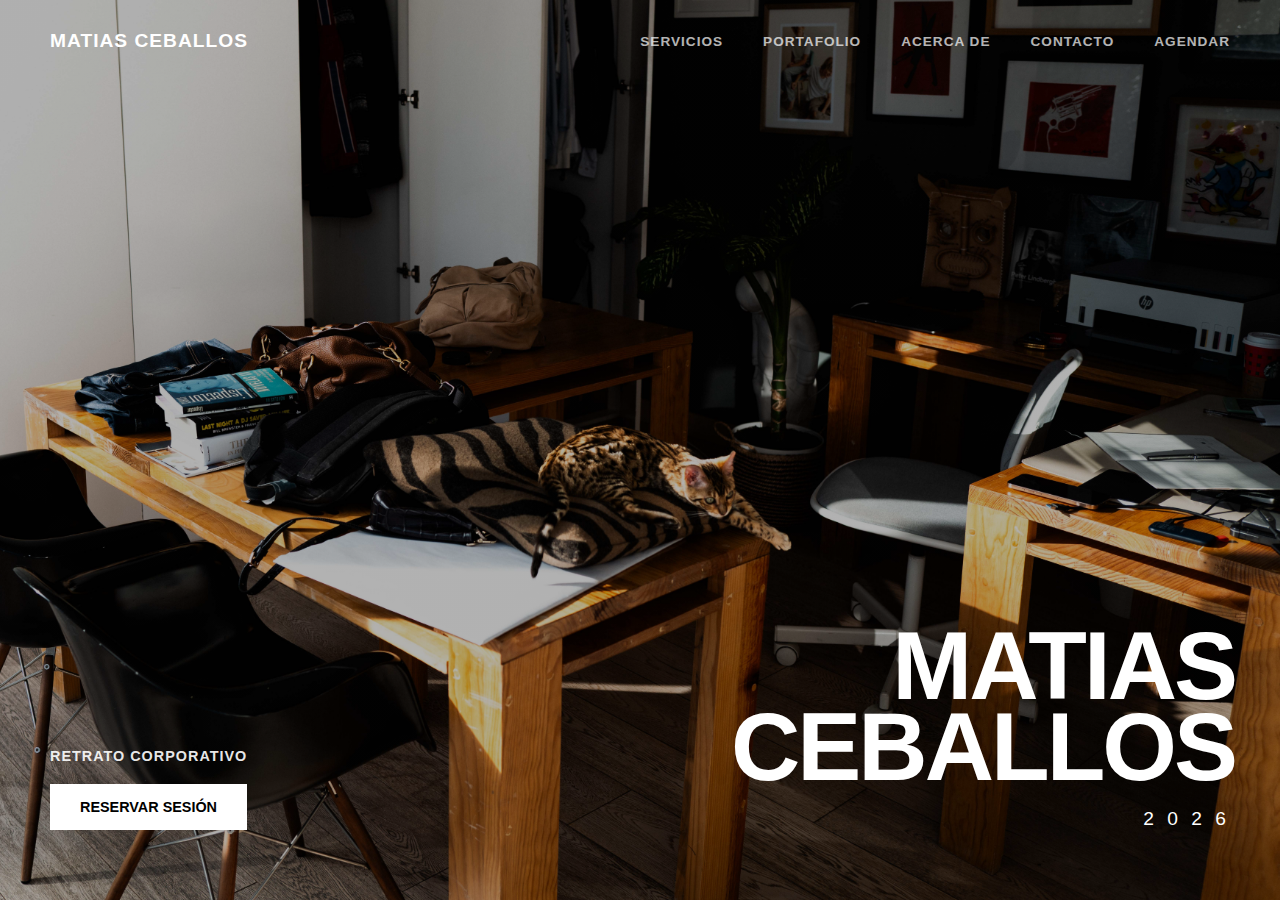
<file: index.html>
<!DOCTYPE html>
<html lang="es">
<head>
    <meta charset="UTF-8">
    <meta name="viewport" content="width=device-width, initial-scale=1.0">
    <title>Matias Ceballos | Fotógrafo & Director Creativo CDMX</title>
    
    <meta name="description" content="Portafolio de Matias Ceballos. Fotografía estratégica, editorial y dirección de arte en Ciudad de México.">
    <meta name="keywords" content="Matias Ceballos, Fotógrafo CDMX, matceb.art, Fotografía Editorial, Dirección de Arte, ITAM">
    <link rel="canonical" href="https://matceb.art/">
    
    <meta property="og:site_name" content="Matias Ceballos">
    <meta property="og:title" content="Matias Ceballos | Visual Solutions">
    <meta property="og:description" content="Estrategia visual y fotografía en CDMX. Entra para ver el portafolio.">
    <meta property="og:image" content="https://matceb.art/portada-pc.jpg"> 
    <meta property="og:url" content="https://matceb.art/">
    <meta property="og:type" content="website">
    
    <link rel="stylesheet" href="styles.css">
</head>
<body>

    <header class="site-header">
        <a href="index.html" class="logo">MATIAS CEBALLOS</a>
        <nav class="desktop-nav">
            <a href="servicios.html">SERVICIOS</a>
            <a href="portafolio.html">PORTAFOLIO</a>
            <a href="sobre-mi.html">ACERCA DE</a>
            <a href="contacto.html">CONTACTO</a>
            <a href="agendar.html">AGENDAR</a>
        </nav>
        <div class="hamburger-icon" onclick="toggleMenu()"><span></span><span></span><span></span></div>
    </header>

    <div class="mobile-menu" id="mobileMenu">
        <a href="servicios.html">SERVICIOS</a>
        <a href="portafolio.html">PORTAFOLIO</a>
        <a href="sobre-mi.html">ACERCA DE</a>
        <a href="contacto.html">CONTACTO</a>
        <a href="agendar.html">AGENDAR</a>
        <a href="#" onclick="toggleMenu()" style="font-size: 1rem; margin-top: 20px;">CERRAR</a>
    </div>

    <section class="hero-screen">
        <div class="hero-content">
            <div class="cta-box">
                <p>RETRATO CORPORATIVO</p>
                <a href="agendar.html" class="btn-outline">RESERVAR SESIÓN</a>
            </div>

            <div class="title-box">
                <h1>MATIAS</h1>
                <h1>CEBALLOS</h1>
                <h3>2 0 2 6</h3>
            </div>
        </div>
    </section>

    <script>
        function toggleMenu() { document.getElementById('mobileMenu').classList.toggle('active'); }
    </script>
</body>
</html>
</file>
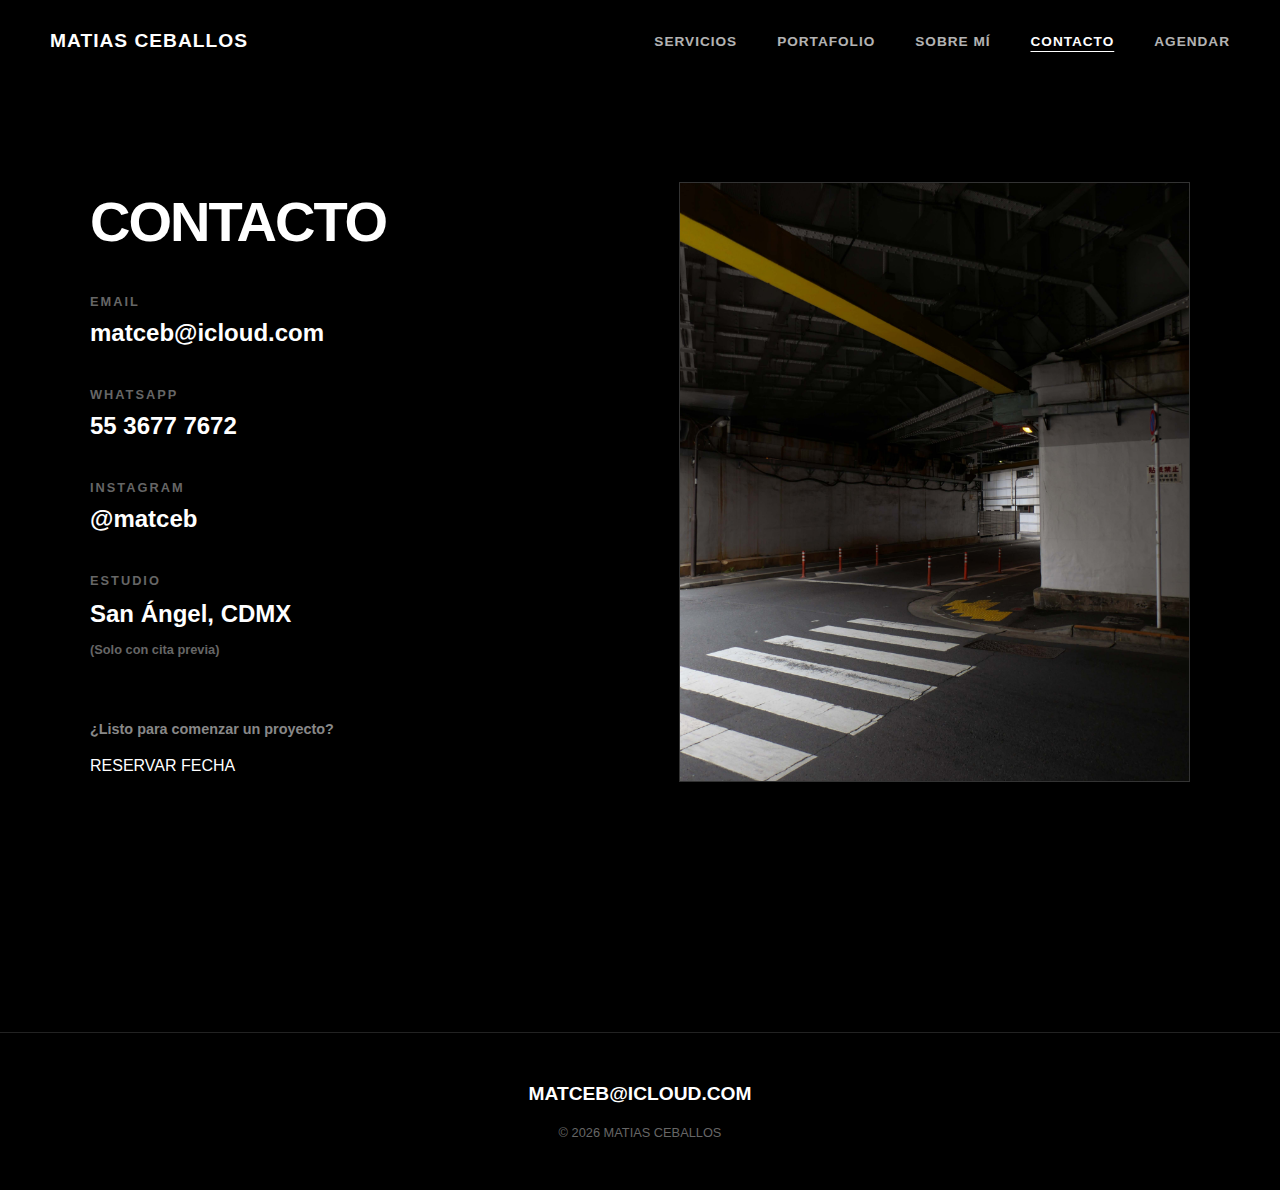
<file: contacto.html>
<!DOCTYPE html>
<html lang="es">
<head>
    <meta charset="UTF-8">
    <meta name="viewport" content="width=device-width, initial-scale=1.0">
    <title>Contacto | Matias Ceballos</title>
    <link rel="stylesheet" href="styles.css">
    <link rel="icon" type="image/png" href="favicon.png">
</head>
<body>
    <header class="site-header" style="position: relative;">
        <a href="index.html" class="logo">MATIAS CEBALLOS</a>
        <nav class="desktop-nav">
            <a href="servicios.html">SERVICIOS</a>
            <a href="portafolio.html">PORTAFOLIO</a>
            <a href="sobre-mi.html">SOBRE MÍ</a>
            <a href="contacto.html" class="active">CONTACTO</a>
            <a href="agendar.html">AGENDAR</a>
        </nav>
        <div class="hamburger-icon" onclick="toggleMenu()"><span></span><span></span><span></span></div>
    </header>

    <div class="mobile-menu" id="mobileMenu">
        <a href="index.html">INICIO</a>
        <a href="servicios.html">SERVICIOS</a>
        <a href="portafolio.html">PORTAFOLIO</a>
        <a href="sobre-mi.html">SOBRE MÍ</a>
        <a href="contacto.html">CONTACTO</a>
        <a href="agendar.html">AGENDAR</a>
        <a href="#" onclick="toggleMenu()">CERRAR</a>
    </div>

    <div class="page-container">
        
        <div class="contact-split">
            <div class="contact-info-col">
                <h1 class="page-title" style="text-align: left; margin-bottom: 40px;">CONTACTO</h1>
                
                <div class="contact-grid">
                    <div class="contact-block">
                        <h3>EMAIL</h3>
                        <a href="mailto:matceb@icloud.com" class="text-link">matceb@icloud.com</a>
                    </div>

                    <div class="contact-block">
                        <h3>WHATSAPP</h3>
                        <a href="https://wa.me/525536777672" target="_blank" class="text-link">55 3677 7672</a>
                    </div>
                    
                    <div class="contact-block">
                        <h3>INSTAGRAM</h3>
                        <a href="https://www.instagram.com/matceb/?hl=es" target="_blank" class="text-link">@matceb</a>
                    </div>

                    <div class="contact-block">
                        <h3>ESTUDIO</h3>
                        <p class="text-plain">San Ángel, CDMX<br><span style="font-size: 0.8rem; color: #666;">(Solo con cita previa)</span></p>
                    </div>
                </div>

                <div class="cta-box-left">
                    <p>¿Listo para comenzar un proyecto?</p>
                    <a href="agendar.html" class="btn-main">RESERVAR FECHA</a>
                </div>
            </div>

            <div class="contact-image-col">
                <img src="contacto.jpg" alt="Estudio Matias Ceballos">
            </div>
        </div>

    </div>

    <footer>
        <a href="mailto:matceb@icloud.com">MATCEB@ICLOUD.COM</a>
        <p>© 2026 MATIAS CEBALLOS</p>
    </footer>

    <script>function toggleMenu() { document.getElementById('mobileMenu').classList.toggle('active'); }</script>
</body>
</html>
</file>
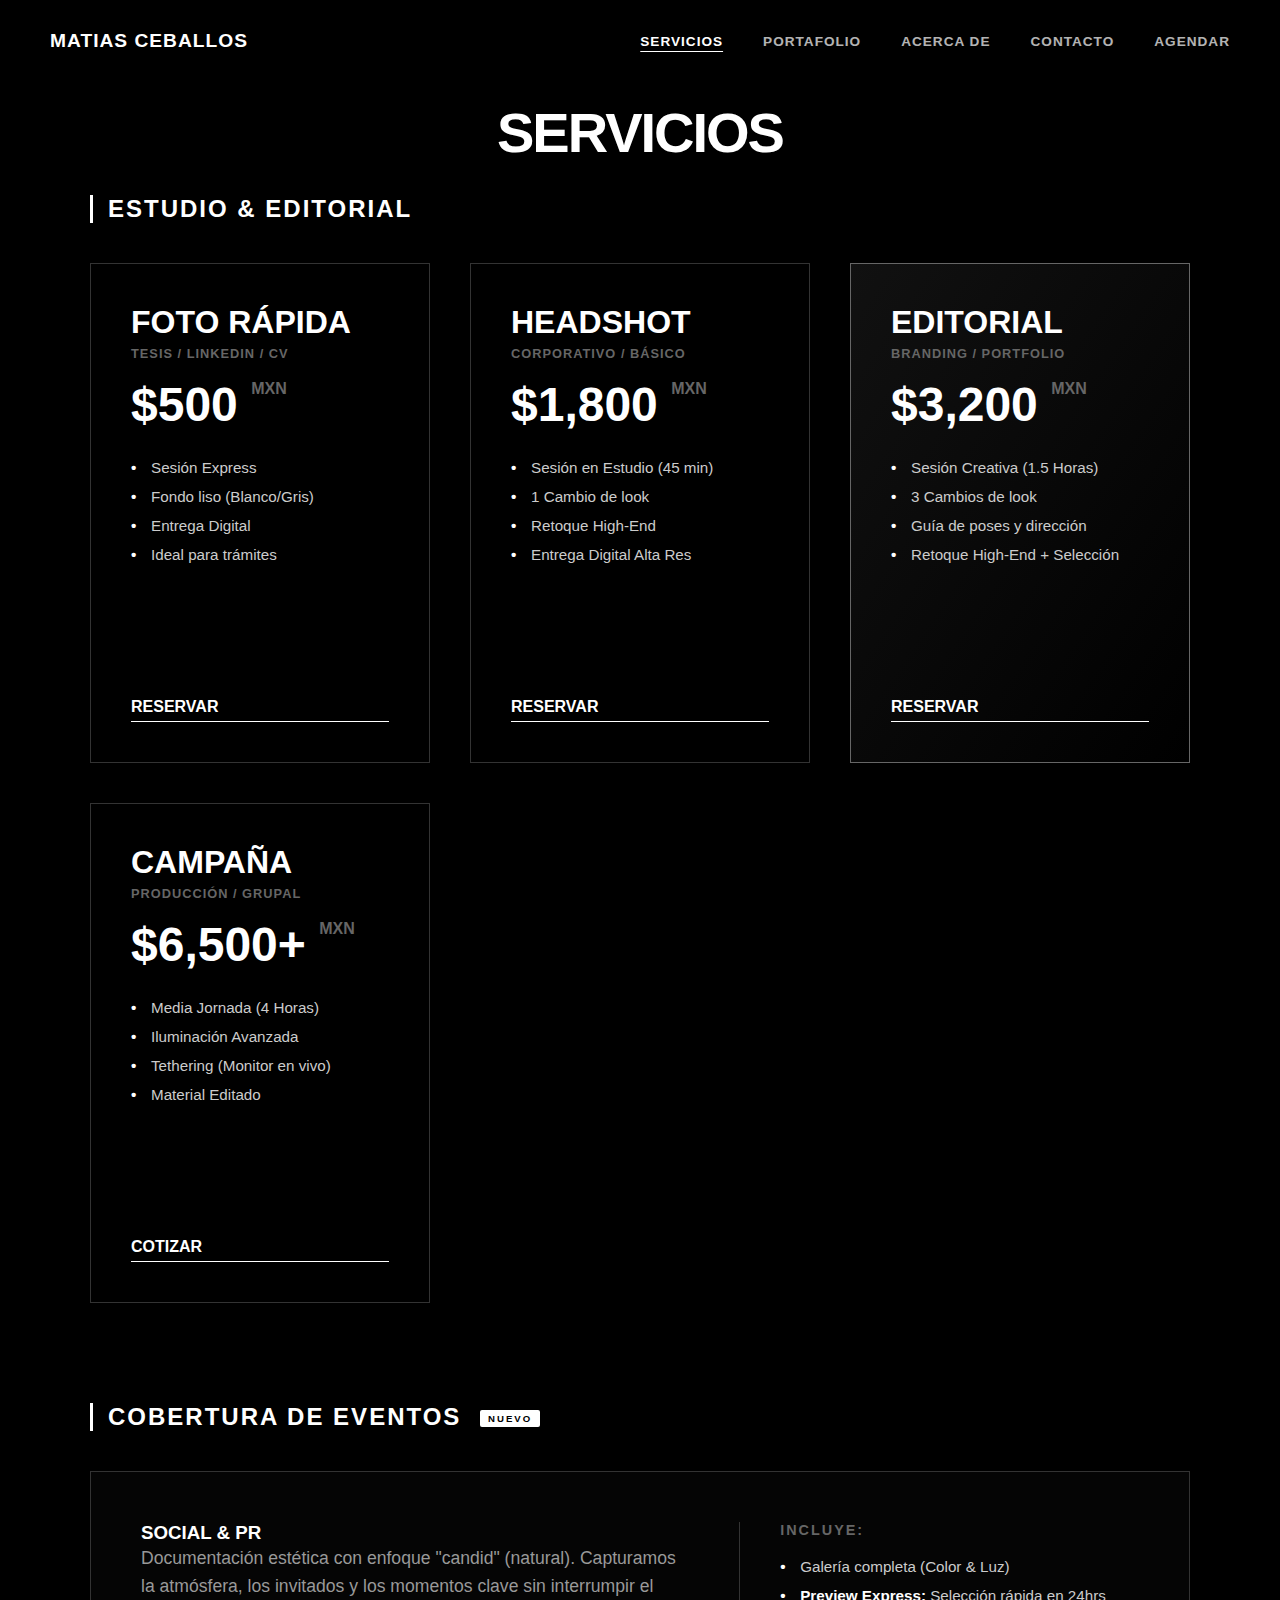
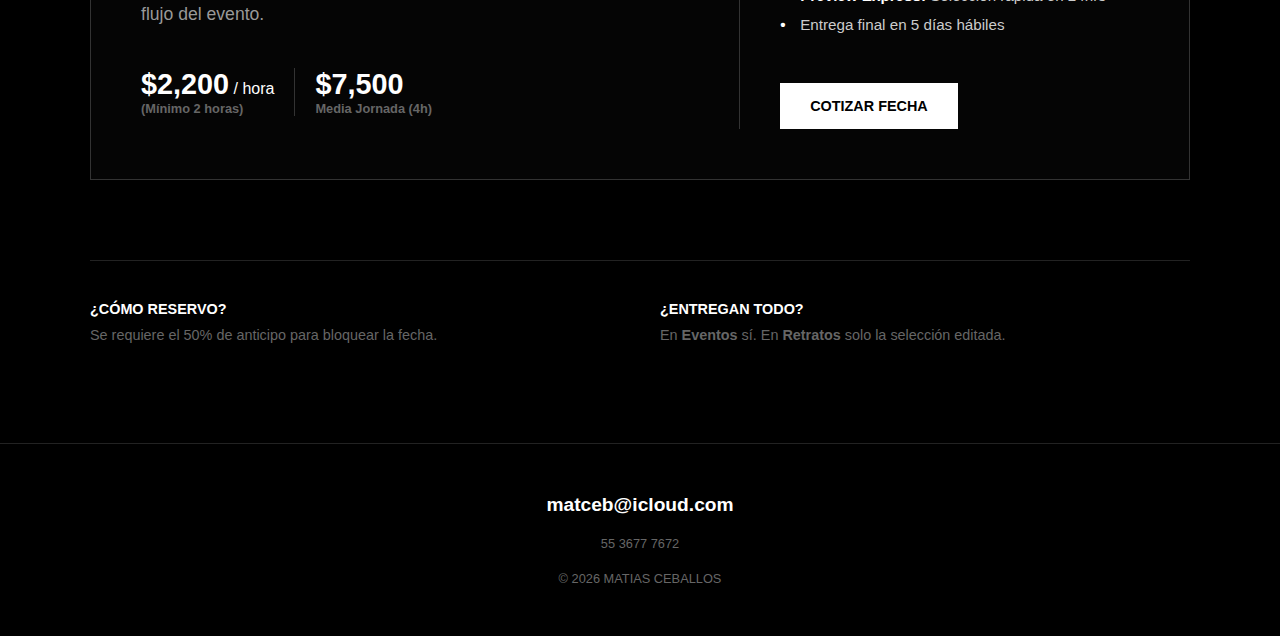
<file: servicios.html>
<!DOCTYPE html>
<html lang="es">
<head>
    <meta charset="UTF-8">
    <meta name="viewport" content="width=device-width, initial-scale=1.0">
    <title>Servicios & Inversión | Matias Ceballos</title>
    
    <meta name="description" content="Tarifas y paquetes de fotografía 2026. Headshots corporativos, editorial y cobertura de eventos en CDMX.">
    <link rel="canonical" href="https://matceb.art/servicios.html">
    
    <meta property="og:title" content="Servicios & Tarifas | Matias Ceballos">
    <meta property="og:description" content="Consulta mis paquetes de Headshots, Editorial y Eventos.">
    <meta property="og:url" content="https://matceb.art/servicios.html">
    <meta property="og:type" content="website">
    
    <link rel="stylesheet" href="styles.css">
    <link rel="icon" type="image/png" href="favicon.png">
</head>
<body>
    <header class="site-header">
        <a href="index.html" class="logo">MATIAS CEBALLOS</a>
        <nav class="desktop-nav">
            <a href="servicios.html" class="active">SERVICIOS</a>
            <a href="portafolio.html">PORTAFOLIO</a>
            <a href="sobre-mi.html">ACERCA DE</a>
            <a href="contacto.html">CONTACTO</a>
            <a href="agendar.html">AGENDAR</a>
        </nav>
        <div class="hamburger-icon" onclick="toggleMenu()"><span></span><span></span><span></span></div>
    </header>

    <div class="mobile-menu" id="mobileMenu">
        <a href="index.html">INICIO</a>
        <a href="servicios.html">SERVICIOS</a>
        <a href="portafolio.html">PORTAFOLIO</a>
        <a href="sobre-mi.html">ACERCA DE</a>
        <a href="contacto.html">CONTACTO</a>
        <a href="agendar.html">AGENDAR</a>
        <a href="#" onclick="toggleMenu()">CERRAR</a>
    </div>

    <div class="page-container">
        <h1 class="page-title">SERVICIOS</h1>
        
        <h2 class="section-subtitle">ESTUDIO & EDITORIAL</h2>
        
        <div class="services-grid">
            
            <div class="service-card pricing-card">
                <div class="card-header">
                    <h3>FOTO RÁPIDA</h3>
                    <span class="plan-desc">Tesis / LinkedIn / CV</span>
                </div>
                <div class="price">$500 <span class="currency">MXN</span></div>
                <ul class="service-list">
                    <li>Sesión Express</li>
                    <li>Fondo liso (Blanco/Gris)</li>
                    <li>Entrega Digital</li>
                    <li>Ideal para trámites</li>
                </ul>
                <a href="agendar.html" class="service-link">RESERVAR</a>
            </div>

            <div class="service-card pricing-card">
                <div class="card-header">
                    <h3>HEADSHOT</h3>
                    <span class="plan-desc">Corporativo / Básico</span>
                </div>
                <div class="price">$1,800 <span class="currency">MXN</span></div>
                <ul class="service-list">
                    <li>Sesión en Estudio (45 min)</li>
                    <li>1 Cambio de look</li>
                    <li>Retoque High-End</li>
                    <li>Entrega Digital Alta Res</li>
                </ul>
                <a href="agendar.html" class="service-link">RESERVAR</a>
            </div>

            <div class="service-card pricing-card featured-border">
                <div class="card-header">
                    <h3>EDITORIAL</h3>
                    <span class="plan-desc">Branding / Portfolio</span>
                </div>
                <div class="price">$3,200 <span class="currency">MXN</span></div>
                <ul class="service-list">
                    <li>Sesión Creativa (1.5 Horas)</li>
                    <li>3 Cambios de look</li>
                    <li>Guía de poses y dirección</li>
                    <li>Retoque High-End + Selección</li>
                </ul>
                <a href="agendar.html" class="service-link">RESERVAR</a>
            </div>

            <div class="service-card pricing-card">
                <div class="card-header">
                    <h3>CAMPAÑA</h3>
                    <span class="plan-desc">Producción / Grupal</span>
                </div>
                <div class="price">$6,500+ <span class="currency">MXN</span></div>
                <ul class="service-list">
                    <li>Media Jornada (4 Horas)</li>
                    <li>Iluminación Avanzada</li>
                    <li>Tethering (Monitor en vivo)</li>
                    <li>Material Editado</li>
                </ul>
                <a href="contacto.html" class="service-link">COTIZAR</a>
            </div>
        </div>

        <div style="margin-top: 100px;">
            <h2 class="section-subtitle">COBERTURA DE EVENTOS <span class="new-badge">NUEVO</span></h2>
            
            <div class="event-card-wide">
                <div class="event-info">
                    <h3>SOCIAL & PR</h3>
                    <p class="event-desc">Documentación estética con enfoque "candid" (natural). Capturamos la atmósfera, los invitados y los momentos clave sin interrumpir el flujo del evento.</p>
                    
                    <div class="event-pricing-row">
                        <div>
                            <span class="price-small">$2,200</span> / hora
                            <div class="price-note">(Mínimo 2 horas)</div>
                        </div>
                        <div style="border-left: 1px solid #333; padding-left: 20px;">
                            <span class="price-small">$7,500</span>
                            <div class="price-note">Media Jornada (4h)</div>
                        </div>
                    </div>
                </div>

                <div class="event-features">
                    <h4>INCLUYE:</h4>
                    <ul class="service-list">
                        <li>Galería completa (Color & Luz)</li>
                        <li><strong>Preview Express:</strong> Selección rápida en 24hrs</li>
                        <li>Entrega final en 5 días hábiles</li>
                    </ul>
                    <a href="contacto.html" class="btn-outline" style="margin-top: 20px;">COTIZAR FECHA</a>
                </div>
            </div>
        </div>

        <div class="faq-mini-grid">
            <div>
                <h4>¿CÓMO RESERVO?</h4>
                <p>Se requiere el 50% de anticipo para bloquear la fecha.</p>
            </div>
            <div>
                <h4>¿ENTREGAN TODO?</h4>
                <p>En <strong>Eventos</strong> sí. En <strong>Retratos</strong> solo la selección editada.</p>
            </div>
        </div>

    </div>

    <footer>
        <a href="mailto:matceb@icloud.com">matceb@icloud.com</a>
        <p>55 3677 7672</p>
        <p>© 2026 MATIAS CEBALLOS</p>
    </footer>

    <script>function toggleMenu() { document.getElementById('mobileMenu').classList.toggle('active'); }</script>
</body>
</html>
</file>
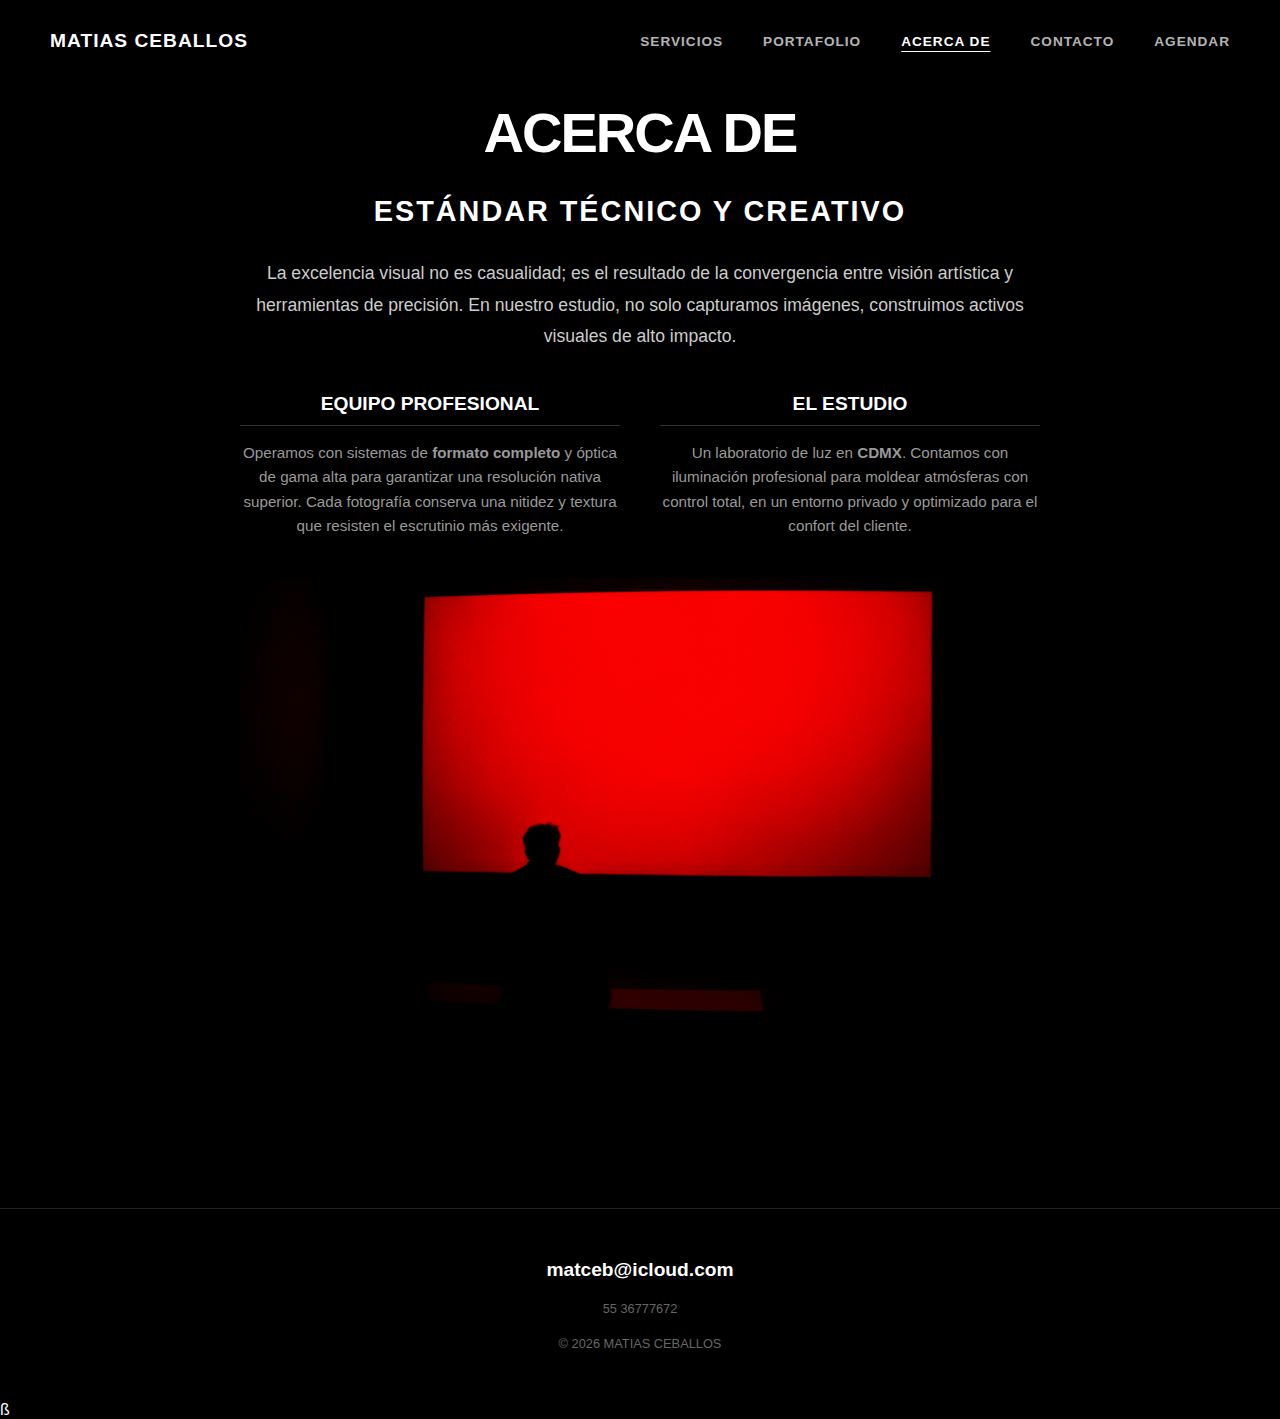
<file: sobre-mi.html>
<!DOCTYPE html>
<html lang="es">
<head>
    <meta charset="UTF-8">
    <meta name="viewport" content="width=device-width, initial-scale=1.0">
    <title>Matias Ceballos| Sobre Mí</title>
    <link rel="stylesheet" href="styles.css">
</head>
<body>
    <header class="site-header">
        <a href="index.html" class="logo">MATIAS CEBALLOS</a>
        <nav class="desktop-nav">
            <a href="servicios.html">SERVICIOS</a>
            <a href="portafolio.html">PORTAFOLIO</a>
            <a href="sobre-mi.html" class="active">ACERCA DE</a>
            <a href="contacto.html">CONTACTO</a>
            <a href="agendar.html">AGENDAR</a>
        </nav>
        <div class="hamburger-icon" onclick="toggleMenu()"><span></span><span></span><span></span></div>
    </header>

    <div class="mobile-menu" id="mobileMenu">
        <a href="index.html">INICIO</a>
        <a href="servicios.html">SERVICIOS</a>
        <a href="portafolio.html">PORTAFOLIO</a>
        <a href="contacto.html">CONTACTO</a>
        <a href="agendar.html">AGENDAR</a>
        <a href="#" onclick="toggleMenu()" style="font-size:1rem;">CERRAR</a>
    </div>

    <div class="page-container">
        <h1 class="page-title">ACERCA DE</h1>
        
      <div class="intro-text" style="max-width: 800px; margin: 0 auto 80px auto; text-align: center;">
    
    <h2 style="font-size: 1.8rem; margin-bottom: 30px; letter-spacing: 2px;">ESTÁNDAR TÉCNICO Y CREATIVO</h2>
    
    <p style="font-size: 1.1rem; line-height: 1.8; color: #ccc; margin-bottom: 30px;">
        La excelencia visual no es casualidad; es el resultado de la convergencia entre visión artística y herramientas de precisión. En nuestro estudio, no solo capturamos imágenes, construimos activos visuales de alto impacto.
    </p>

    <div style="display: flex; gap: 40px; flex-wrap: wrap; justify-content: center; margin-top: 40px;">
        <div style="flex: 1; min-width: 300px;">
            <h3 style="color: white; font-size: 1.2rem; margin-bottom: 15px; border-bottom: 1px solid #333; padding-bottom: 10px;">EQUIPO PROFESIONAL</h3>
            <p style="font-size: 0.95rem; color: #999; line-height: 1.6;">
                Operamos con sistemas de <strong>formato completo</strong> y óptica de gama alta para garantizar una resolución nativa superior. Cada fotografía conserva una nitidez y textura que resisten el escrutinio más exigente.
            </p>
        </div>

        <div style="flex: 1; min-width: 300px;">
            <h3 style="color: white; font-size: 1.2rem; margin-bottom: 15px; border-bottom: 1px solid #333; padding-bottom: 10px;">EL ESTUDIO</h3>
            <p style="font-size: 0.95rem; color: #999; line-height: 1.6;">
                Un laboratorio de luz en <strong>CDMX</strong>. Contamos con iluminación profesional para moldear atmósferas con control total, en un entorno privado y optimizado para el confort del cliente.
            </p>
        </div>
        <div class="grid-item wide">
      <img src="IMG_7678.jpg" alt="Foto Portafolio 5">
    </div>

</div>
            </div>
        </div>
    </div>

    <footer>
        <a href="mailto:usuario@itam.mx">matceb@icloud.com</a>
        <p>55 36777672</p>
        <p>© 2026 MATIAS CEBALLOS</p>
    </footer>

    <script>function toggleMenu() { document.getElementById('mobileMenu').classList.toggle('active'); }</script>
</body>
</html>ß
</file>
<file: styles.css>
/* ================= RESET & BASE ================= */
* { margin: 0; padding: 0; box-sizing: border-box; }
body { 
    font-family: 'Helvetica Neue', Helvetica, Arial, sans-serif; 
    color: white; 
    background-color: #000; 
    -webkit-font-smoothing: antialiased; 
}
a { text-decoration: none; color: white; transition: 0.3s; }
ul { list-style: none; }

/* ================= HEADER ================= */
.site-header {
    padding: 30px 50px;
    display: flex;
    justify-content: space-between;
    align-items: center;
    position: absolute;
    width: 100%;
    top: 0;
    z-index: 1000;
}
.logo { font-weight: 900; font-size: 1.2rem; letter-spacing: 1px; text-transform: uppercase; }
.desktop-nav { display: flex; gap: 40px; }
.desktop-nav a { font-size: 0.85rem; font-weight: 700; letter-spacing: 1px; opacity: 0.7; }
.desktop-nav a:hover, .desktop-nav a.active { opacity: 1; text-decoration: underline; text-underline-offset: 5px; }

.hamburger-icon { display: none; cursor: pointer; flex-direction: column; gap: 6px; z-index: 1001; }
.hamburger-icon span { display: block; width: 30px; height: 3px; background: white; }

.mobile-menu {
    position: fixed; top: 0; left: 0; width: 100%; height: 100vh;
    background: black; z-index: 999;
    display: flex; flex-direction: column; justify-content: center; align-items: center; gap: 40px;
    transform: translateY(-100%); transition: 0.4s ease-in-out;
}
.mobile-menu.active { transform: translateY(0); }
.mobile-menu a { font-size: 2rem; font-weight: 900; }

/* ================ TADA ================= */
.hero-screen {
    height: 100vh; width: 100%;
    background-image: linear-gradient(rgba(0,0,0,0.3), rgba(0,0,0,0.3)), url('portada-pc.jpg');
    background-size: cover; background-position: center;
    display: flex; flex-direction: column; justify-content: flex-end; padding: 50px;
}
.hero-content { display: flex; justify-content: space-between; align-items: flex-end; width: 100%; padding-bottom: 20px; }
.cta-box p { font-size: 0.9rem; font-weight: 800; margin-bottom: 20px; letter-spacing: 1px; opacity: 0.9; }
.btn-outline { background: white; color: black; padding: 15px 30px; font-size: 0.9rem; font-weight: 800; text-transform: uppercase; display: inline-block; }
.btn-outline:hover { background: #e0e0e0; }
.title-box { text-align: right; }
.title-box h1 { font-size: 6rem; font-weight: 800; line-height: 0.85; letter-spacing: -3px; text-transform: uppercase; margin-right: -5px; }
.title-box h3 { font-size: 1.2rem; margin-top: 20px; font-weight: 400; letter-spacing: 4px; }

/* ================= LAYOUT GENERAL ================= */
.page-container { 
    padding: 0 50px 50px 50px; 
    max-width: 1200px; 
    margin: 0 auto; 
    min-height: 100vh; 
    padding-top: 100px; 
    display: flex;
    flex-direction: column;
}
.page-title { font-size: 3.5rem; font-weight: 900; margin-bottom: 30px; text-transform: uppercase; letter-spacing: -2px; text-align: center; }

/* ================= SECCIONES (Servicios, About, Contacto) ================= */
.services-grid { display: grid; grid-template-columns: repeat(auto-fit, minmax(300px, 1fr)); gap: 40px; }
.service-card { border: 1px solid #333; padding: 40px; transition: 0.3s; }
.service-card:hover { border-color: white; background: #111; }
.service-card h3 { font-size: 2rem; margin-bottom: 20px; font-weight: 800; }
.service-card p { font-size: 1rem; color: #ccc; line-height: 1.6; margin-bottom: 30px; }
.service-link { font-weight: 900; border-bottom: 1px solid white; padding-bottom: 5px; }

.about-layout { display: flex; gap: 80px; align-items: center; }
.about-img { flex: 1; }
.about-img img { width: 100%; max-height: 600px; object-fit: cover; filter: grayscale(100%); border: 1px solid #333; }
.about-text { flex: 1; }
.about-text h2 { font-size: 3rem; margin-bottom: 30px; font-weight: 800; }
.about-text p { font-size: 1.1rem; line-height: 1.6; color: #ccc; margin-bottom: 20px; }

.contact-layout { display: flex; flex-direction: column; gap: 60px; text-align: center; align-items: center; margin-top: 40px; }
.contact-item h3 { font-size: 0.9rem; font-weight: 800; color: #666; margin-bottom: 15px; letter-spacing: 2px; }
.big-link { font-size: 2.5rem; font-weight: 900; text-transform: uppercase; border-bottom: 2px solid transparent; }
.big-link:hover { border-bottom-color: white; }
.contact-item p { font-size: 1.5rem; line-height: 1.5; font-weight: 700; }

/* ================================================================= */
/* !!! PORTAFOLIO MODIFICADO (ASPECT RATIO ORIGINAL) !!! */
/* ================================================================= */

/* ================================================================= */
/* !!! PORTAFOLIO: GRID INTELIGENTE !!! */
/* ================================================================= */

.masonry-grid {
    display: grid;
    /* Crea columnas flexibles de mínimo 250px */
    grid-template-columns: repeat(auto-fit, minmax(250px, 1fr));
    /* 'dense' es magia: intenta rellenar huecos vacíos reordenando si es necesario */
    grid-auto-flow: dense; 
    gap: 15px;
}

.grid-item {
    background: #111;
    overflow: hidden;
    position: relative;
    /* Por defecto, las fotos son cuadradas o verticales según su contenido, 
       pero aquí forzamos que ocupen todo el espacio de su celda */
    width: 100%;
    height: 100%; 
    min-height: 400px; /* Altura base para las verticales */
}

/* CLASE PARA FOTOS HORIZONTALES (Ocupan 2 espacios) */
.grid-item.wide {
    grid-column: span 2; /* Se estira a lo ancho 2 columnas */
    aspect-ratio: 16/9;  /* Mantiene proporción de cine (opcional) */
}

/* CLASE PARA FOTOS GIGANTES (Ocupan 2x2) */
.grid-item.big {
    grid-column: span 2;
    grid-row: span 2;
}

/* CLASE PARA FOTOS VERTICALES ALTAS (Ocupan 2 filas hacia abajo) */
.grid-item.tall {
    grid-row: span 2;
}

.grid-item.ultrawide {
    grid-column: span 4; /* Ocupa 3 columnas */
    aspect-ratio: 4/3;   /* Proporción ultra ancha */
}

/* IMAGEN */
.grid-item img {
    width: 100%;
    height: 100%;
    object-fit: cover; /* CLAVE: Recorta la imagen para llenar la caja sin estirarse */
    transition: 0.5s;
    
}

.grid-item:hover img {
    filter: grayscale(0%); /* Color al pasar el mouse */
}

/* Ajuste Móvil: En pantallas pequeñas, todo es de 1 columna */
@media (max-width: 768px) {
    .grid-item.wide, .grid-item.big { 
        grid-column: span 1 !important; /* Anula el efecto ancho en celular */
        aspect-ratio: auto !important;
    }
}
/* NOTA: Con este sistema de columnas, las clases .wide, .tall y .big 
   del HTML ya no son necesarias para el layout, el navegador acomoda 
   las fotos según su tamaño real. */

/* ================= AGENDAR ================= */
.booking-wrapper { display: flex; gap: 60px; margin-top: 0; align-items: flex-start; flex: 1; }
.booking-col { flex: 1; }
.input-group { margin-bottom: 40px; }
.input-group label { display: block; font-size: 0.8rem; font-weight: 800; color: #666; margin-bottom: 15px; letter-spacing: 1px; }

input, select { 
    width: 100%; background: transparent; border: none; 
    border-bottom: 2px solid white; color: white; 
    font-size: 1.5rem; padding: 10px 0; font-weight: 700; 
    outline: none; border-radius: 0; appearance: none;
}
select option { background: rgb(255, 255, 255); color: rgb(0, 0, 0); }

.btn-full { 
    width: 100%; 
    background: white; 
    color: black; /* <--- CAMBIO AQUÍ: Texto negro */
    border: none; 
    padding: 25px; 
    font-size: 1.2rem; 
    font-weight: 900; 
    cursor: pointer; 
    margin-top: auto; 
    margin-bottom: 20px; 
    letter-spacing: 2px; 
}

.btn-full:hover { 
    background: #ccc; 
}

/* ESFERAS DE HORA */
.time-grid { display: grid; grid-template-columns: repeat(3, 1fr); gap: 15px; }
.time-slot {
    display: flex; justify-content: center; align-items: center;
    height: 50px; border: 1px solid #333; border-radius: 50px;
    color: white; font-weight: 700; cursor: pointer; transition: 0.2s;
}
.time-slot:hover { border-color: white; background: #111; }
.time-slot.selected { background: white !important; color: black !important; border-color: white !important; font-weight: 900 !important;  }

/* ================= CALENDARIO FIXED ================= */
.flatpickr-calendar {
    width: 100% !important; max-width: 450px !important; background: transparent !important;
    box-shadow: none !important; border: none !important; margin: 0 auto !important;
    height: auto !important; display: block !important; visibility: visible !important;
    overflow: visible !important; padding: 0 !important; padding-bottom: 20px !important;
}
.flatpickr-months { display: flex; justify-content: center; align-items: center; margin-bottom: 20px; position: relative; padding: 0; }
.flatpickr-month { height: auto !important; overflow: visible !important; }
.flatpickr-current-month { font-size: 2rem !important; font-weight: 800 !important; color: white !important; padding: 0 !important; width: 100% !important; display: flex; justify-content: center; position: static !important; }
.flatpickr-current-month input.cur-year { font-weight: 800 !important; color: white !important; }
.numInputWrapper { display: none !important; } 
.flatpickr-prev-month, .flatpickr-next-month { position: absolute !important; top: 50% !important; transform: translateY(-50%) !important; padding: 0 10px !important; height: 30px !important; width: 30px !important; z-index: 10; }
.flatpickr-prev-month svg, .flatpickr-next-month svg { fill: white !important; width: 14px; height: 14px; }
.flatpickr-weekdays { display: grid !important; grid-template-columns: repeat(7, 1fr) !important; width: 100% !important; margin-bottom: 15px !important; text-align: center; }
.flatpickr-weekdaycontainer { display: contents !important; }
span.flatpickr-weekday { display: flex !important; justify-content: center !important; align-items: center !important; color: white !important; font-weight: 800 !important; font-size: 0.85rem !important; background: transparent !important; text-transform: uppercase; }
.flatpickr-innerContainer, .flatpickr-rContainer, .flatpickr-days { width: 100% !important; display: block !important; overflow: visible !important; padding: 0 !important; }
.dayContainer { display: grid !important; grid-template-columns: repeat(7, 1fr) !important; width: 100% !important; min-width: 100% !important; padding: 0 !important; justify-items: center !important; }
.flatpickr-day { position: relative !important; width: 40px !important; height: 50px !important; margin: 5px 0 !important; border-radius: 50% !important; border: 1px solid #333 !important; background: transparent !important; color: white !important; font-weight: 700 !important; max-width: none !important; flex-basis: auto !important; display: flex !important; justify-content: center !important; align-items: center !important; }
.flatpickr-day.selected { background: white !important; color: black !important; border-color: white !important; font-weight: 900 !important; }
.flatpickr-day:hover { border-color: white !important; background: #111 !important; }
.flatpickr-day.flatpickr-disabled { color: white !important; opacity: 0.3 !important; border-color: transparent !important; text-decoration: line-through; cursor: default; }
.flatpickr-day:nth-child(7n) { color: white !important; }
.flatpickr-time { display: none !important; }

/* ================= FOOTER ================= */
footer { padding: 50px; text-align: center; border-top: 1px solid #222; margin-top: 50px; }
footer a { font-weight: 900; font-size: 1.2rem; }
footer p { color: #666; font-size: 0.8rem; margin-top: 20px; }

/* ================= RESPONSIVE ================= */
@media (max-width: 768px) {
    .site-header { padding: 20px; }
    .desktop-nav { display: none; }
    .hamburger-icon { display: flex; }
    .hero-content { flex-direction: column-reverse; align-items: center; text-align: center; gap: 40px; }
    .title-box h1 { font-size: 4rem; margin-right: 0; }
    .booking-wrapper { flex-direction: column; gap: 40px; }
    .grid-item.wide, .grid-item.big { grid-column: span 1; }
    .page-title { font-size: 3rem; }
    .flatpickr-day { height: 40px !important; width: 35px !important; }
    .time-grid { grid-template-columns: repeat(3, 1fr); }
    /* Ajuste Portafolio Móvil */
    .masonry-grid { column-count: 2; }
}

@media (max-width: 480px) {
    .masonry-grid { column-count: 1; }
}
/* ... (Todo tu CSS anterior) ... */

/* ================= CONTACTO (NUEVO LAYOUT SPLIT) ================= */

.contact-split {
    display: flex;
    gap: 80px;
    align-items: center; /* Centrado verticalmente */
    min-height: 60vh;
}

.contact-info-col {
    flex: 1;
}

/* La imagen ocupa el otro 50% */
.contact-image-col {
    flex: 1;
    height: 600px; /* Altura fija para uniformidad */
    border: 1px solid #333;
    overflow: hidden;
}

.contact-image-col img {
    width: 100%;
    height: 100%;
    object-fit: cover; /* Recorta la imagen para llenar el espacio sin deformar */
    filter: grayscale(0.2s);
    transition: 0.5s;
}

.contact-image-col:hover img {
    filter: grayscale(0%);
}

/* Grid interna para los datos (2 columnas de datos si hay espacio) */
.contact-grid {
    display: grid;
    grid-template-columns: 1fr; /* Una columna por defecto, limpio */
    gap: 40px;
    margin-bottom: 60px;
}

.contact-block h3 {
    font-size: 0.8rem;
    font-weight: 800;
    color: #666;
    margin-bottom: 10px;
    letter-spacing: 2px;
}

.text-link {
    font-size: 1.5rem; /* Letra grande pero no gigante */
    font-weight: 700;
    color: white;
    border-bottom: 1px solid transparent;
}

.text-link:hover {
    border-bottom-color: white;
}

.text-plain {
    font-size: 1.5rem;
    font-weight: 700;
    color: white;
    line-height: 1.3;
}

/* Botón alineado a la izquierda */
.cta-box-left p {
    font-size: 0.9rem;
    color: #888;
    margin-bottom: 20px;
    font-weight: 700;
}

/* RESPONSIVE PARA CONTACTO */
@media (max-width: 768px) {
    .contact-split {
        flex-direction: column-reverse; /* Imagen arriba, texto abajo en móvil */
        gap: 40px;
    }
    
    .contact-image-col {
        width: 100%;
        height: 400px;
    }
    
    .page-title {
        text-align: center !important;
    }
    
    .contact-info-col {
        text-align: center;
    }
}

/* ========================================= */
/* !!! AGREGAR AL FINAL DE STYLES.CSS !!! */
/* ========================================= */

/* Subtítulos de sección */
.section-subtitle {
    font-size: 1.5rem;
    font-weight: 800;
    margin-bottom: 40px;
    letter-spacing: 2px;
    color: #fff;
    border-left: 3px solid #fff;
    padding-left: 15px;
}

/* Tarjetas de Precios (Modificación Dark) */
.pricing-card {
    display: flex;
    flex-direction: column;
    justify-content: space-between;
    min-height: 500px;
}

.pricing-card h3 {
    margin-bottom: 5px; /* Reducir margen para el subtitulo */
}

.plan-desc {
    font-size: 0.8rem;
    color: #666;
    text-transform: uppercase;
    letter-spacing: 1px;
    font-weight: 700;
    display: block;
    margin-bottom: 20px;
}

.price {
    font-size: 3rem;
    font-weight: 900;
    color: white;
    margin-bottom: 30px;
    line-height: 1;
}

.price .currency {
    font-size: 1rem;
    font-weight: 700;
    vertical-align: top;
    color: #666;
}

/* Lista de características */
.service-list {
    margin-bottom: 30px;
    flex-grow: 1;
}

.service-list li {
    font-size: 0.95rem;
    color: #ccc;
    margin-bottom: 12px;
    padding-left: 20px;
    position: relative;
    font-weight: 300;
}

.service-list li::before {
    content: "•";
    color: white;
    position: absolute;
    left: 0;
    font-weight: bold;
}

.service-list strong {
    color: white;
    font-weight: 700;
}

/* Borde destacado para el plan de en medio (opcional) */
.featured-border {
    border-color: #666;
    background: linear-gradient(to bottom right, #111, #000);
}

/* --- SECCIÓN EVENTOS (WIDE CARD) --- */
.new-badge {
    background: white;
    color: black;
    font-size: 0.6rem;
    padding: 3px 8px;
    vertical-align: middle;
    margin-left: 10px;
    border-radius: 2px;
}

.event-card-wide {
    border: 1px solid #333;
    padding: 50px;
    display: flex;
    flex-wrap: wrap;
    gap: 60px;
    background: #050505; /* Un negro ligeramente diferente para separar */
}

.event-info { flex: 3; min-width: 300px; }
.event-features { flex: 2; min-width: 250px; border-left: 1px solid #333; padding-left: 40px; }

.event-desc {
    font-size: 1.1rem;
    color: #999;
    margin-bottom: 40px;
    line-height: 1.6;
}

.event-pricing-row {
    display: flex;
    gap: 20px;
    align-items: center;
}

.price-small {
    font-size: 1.8rem;
    font-weight: 800;
    color: white;
}

.price-note {
    font-size: 0.8rem;
    color: #666;
    font-weight: 700;
}

.event-features h4 {
    font-size: 0.9rem;
    color: #666;
    margin-bottom: 20px;
    letter-spacing: 2px;
    font-weight: 800;
}

/* FAQ Mini */
.faq-mini-grid {
    margin-top: 80px;
    display: grid;
    grid-template-columns: repeat(auto-fit, minmax(300px, 1fr));
    gap: 40px;
    border-top: 1px solid #222;
    padding-top: 40px;
}

.faq-mini-grid h4 { font-size: 0.9rem; font-weight: 800; color: white; margin-bottom: 10px; }
.faq-mini-grid p { font-size: 0.9rem; color: #666; }

/* Responsive adjustments */
@media (max-width: 768px) {
    .event-card-wide { flex-direction: column; gap: 30px; padding: 30px; }
    .event-features { border-left: none; padding-left: 0; border-top: 1px solid #333; padding-top: 30px; }
    .price { font-size: 2.5rem; }
}
</file>
